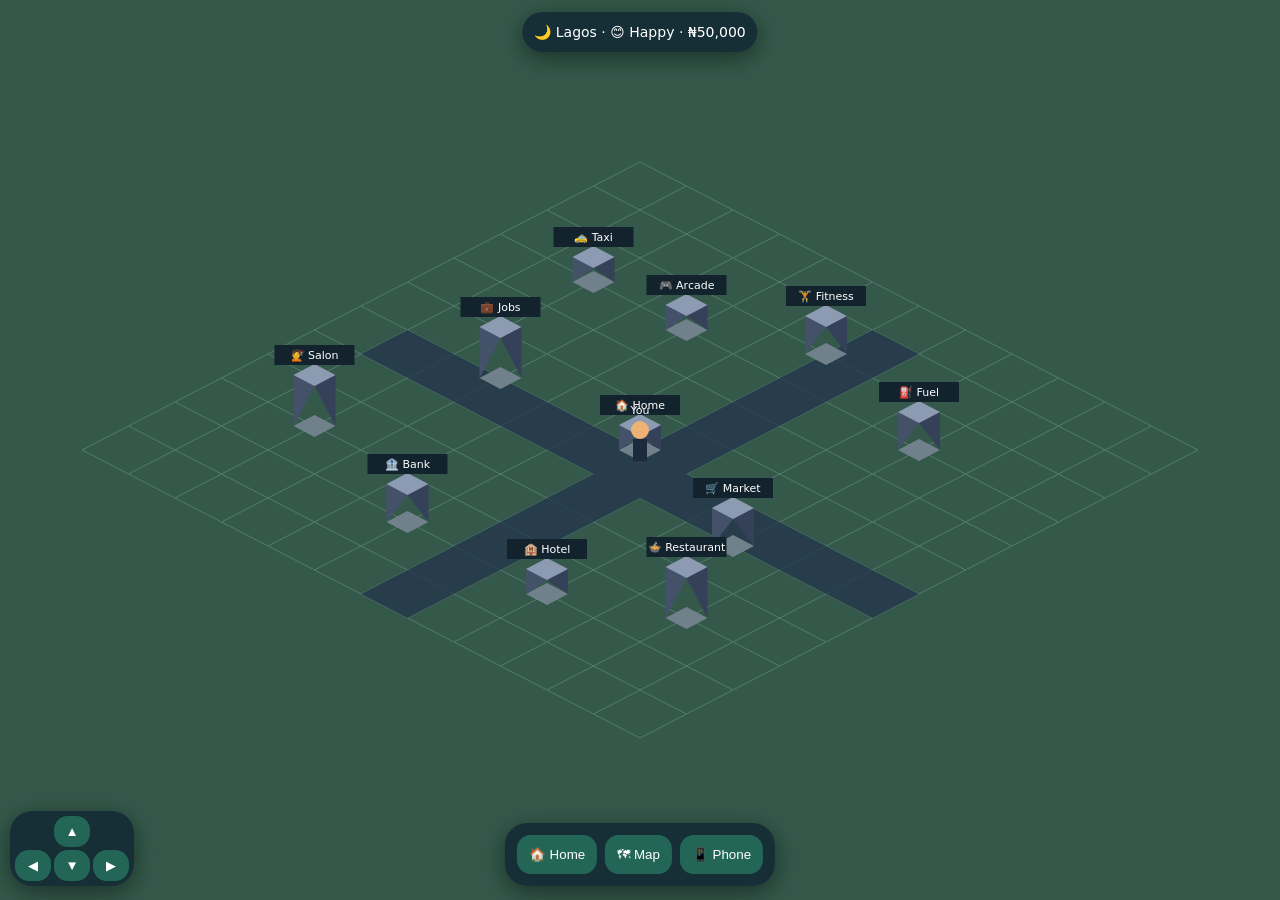
<file: cityverse-lagos/index.html>
<!doctype html><html lang="en"><meta charset="utf-8"><meta name="viewport" content="width=device-width,initial-scale=1"><title>CityVerse Lagos</title><style>body{margin:0;background:#10212b;color:white;font:14px system-ui;overflow:hidden}canvas{display:block;width:100vw;height:100vh}header,nav,.phone,.controls{position:absolute;background:#142b36e9;border-radius:22px;padding:12px;box-shadow:0 6px 25px #0007}header{top:12px;left:50%;transform:translateX(-50%);white-space:nowrap}nav{bottom:14px;left:50%;transform:translateX(-50%);display:flex;gap:8px}button{border:0;background:#236657;color:white;border-radius:14px;padding:12px;cursor:pointer}.controls{bottom:14px;left:10px;display:grid;grid-template-columns:repeat(3,36px);gap:3px;padding:5px}.controls button{padding:8px}.phone{display:none;right:12px;bottom:85px;width:260px;height:390px;overflow:auto;border:4px solid #c2a55d;background:linear-gradient(#07604a,#16a47a)}.apps{display:grid;grid-template-columns:repeat(3,1fr);gap:8px}.apps button{min-height:65px;background:#ffffff30}.notice{position:absolute;bottom:100px;left:50%;transform:translateX(-50%);background:#182c39;border-radius:20px;padding:12px;display:none}</style><header>🌙 Lagos · 😊 Happy · ₦<span id="cash">50,000</span></header><canvas id="map"></canvas><div id="notice" class="notice"></div><nav><button onclick="goHome()">🏠 Home</button><button onclick="draw()">🗺 Map</button><button onclick="togglePhone()">📱 Phone</button></nav><div class="controls"><span></span><button onclick="move(0,-1)">▲</button><span></span><button onclick="move(-1,0)">◀</button><button onclick="move(0,1)">▼</button><button onclick="move(1,0)">▶</button></div><div id="phone" class="phone"><h2>📱 CityVerse</h2><p>Your Lagos life, your story.</p><div class="apps" id="apps"></div><p id="details"></p></div><script>const canvas=document.getElementById('map'),ctx=canvas.getContext('2d'),phone=document.getElementById('phone'),cashEl=document.getElementById('cash');let px=0,py=0,money=50000;const places=[['🏠','Home',0,0],['🛒','Market',3,1],['💼','Jobs',-3,0],['🎮','Arcade',-2,-3],['⛽','Fuel',3,-3],['💇','Salon',-4,3],['🏨','Hotel',2,4],['🏦','Bank',-1,4],['🍲','Restaurant',4,3],['🚕','Taxi',-4,-3],['🏋️','Fitness',0,-4]];const appNames=['💼 Jobs','💬 Messages','🎮 Games','🛍 Shop','🏦 Bank','🚗 Cars','🏠 Houses','🎫 Events','👥 Friends','⚙️ Settings'];document.getElementById('apps').innerHTML=appNames.map(a=>'<button onclick="openApp(this.textContent)">'+a+'</button>').join('');function openApp(a){let d=document.getElementById('details');d.textContent=a+' — demo';if(a.includes('Jobs'))d.innerHTML='<button onclick="money+=2500;update();alert(\'Delivery complete: +₦2,500\')">Complete delivery (+₦2,500)</button>';if(a.includes('Shop'))d.innerHTML='<button onclick="if(money>=500){money-=500;update();alert(\'Food purchased\')}">Buy food (₦500)</button>'}function update(){cashEl.textContent=money.toLocaleString()}function togglePhone(){phone.style.display=phone.style.display==='block'?'none':'block'}function toast(s){const e=document.getElementById('notice');e.textContent=s;e.style.display='block';setTimeout(()=>e.style.display='none',1700)}function iso(a,b){const scale=Math.min(innerWidth/11,innerHeight/12);return [innerWidth/2+(a-b)*scale*.62,innerHeight/2+(a+b)*scale*.32]}function polygon(p,color){ctx.fillStyle=color;ctx.beginPath();ctx.moveTo(...p[0]);p.slice(1).forEach(q=>ctx.lineTo(...q));ctx.closePath();ctx.fill()}function draw(){canvas.width=innerWidth*devicePixelRatio;canvas.height=innerHeight*devicePixelRatio;ctx.setTransform(devicePixelRatio,0,0,devicePixelRatio,0,0);ctx.fillStyle='#34594b';ctx.fillRect(0,0,innerWidth,innerHeight);for(let i=-6;i<=6;i++){for(let axis=0;axis<2;axis++){const a=axis?iso(-6,i):iso(i,-6),b=axis?iso(6,i):iso(i,6);ctx.strokeStyle='#557b6c';ctx.beginPath();ctx.moveTo(...a);ctx.lineTo(...b);ctx.stroke()}}for(let i=-5;i<=5;i++){for(const [a,b] of [[i,0],[0,i]]){const p=iso(a,b),q=iso(a+1,b),r=iso(a+1,b+1),s=iso(a,b+1);polygon([p,q,r,s],'#273d4c')}}places.forEach(([emoji,name,a,b],i)=>{const [sx,sy]=iso(a,b),h=25+(i%3)*13;polygon([[sx-21,sy],[sx,sy-11],[sx+21,sy],[sx,sy+11]],'#71818b');polygon([[sx-21,sy-h],[sx,sy-11-h],[sx,sy+11-h],[sx-21,sy]],'#445269');polygon([[sx,sy-11-h],[sx+21,sy-h],[sx+21,sy],[sx,sy+11-h]],'#354158');polygon([[sx-21,sy-h],[sx,sy-11-h],[sx+21,sy-h],[sx,sy+11-h]],'#8c9bb1');ctx.font='11px system-ui';ctx.textAlign='center';ctx.fillStyle='#12232d';ctx.fillRect(sx-40,sy-h-30,80,20);ctx.fillStyle='white';ctx.fillText(emoji+' '+name,sx,sy-h-16)});const [ax,ay]=iso(px,py);ctx.fillStyle='#eeb274';ctx.beginPath();ctx.arc(ax,ay-20,9,0,Math.PI*2);ctx.fill();ctx.fillStyle='#1d293d';ctx.fillRect(ax-7,ay-11,14,22);ctx.fillStyle='white';ctx.fillText('You',ax,ay-36)}function move(a,b){px=Math.max(-5,Math.min(5,px+a));py=Math.max(-5,Math.min(5,py+b));draw();const p=places.find(q=>q[2]===px&&q[3]===py);if(p)toast('Arrived at '+p[1])}function goHome(){px=0;py=0;draw();toast('Welcome home!')}addEventListener('resize',draw);addEventListener('keydown',e=>{if(['ArrowUp','w'].includes(e.key))move(0,-1);if(['ArrowDown','s'].includes(e.key))move(0,1);if(['ArrowLeft','a'].includes(e.key))move(-1,0);if(['ArrowRight','d'].includes(e.key))move(1,0)});draw();</script></html>
</file>
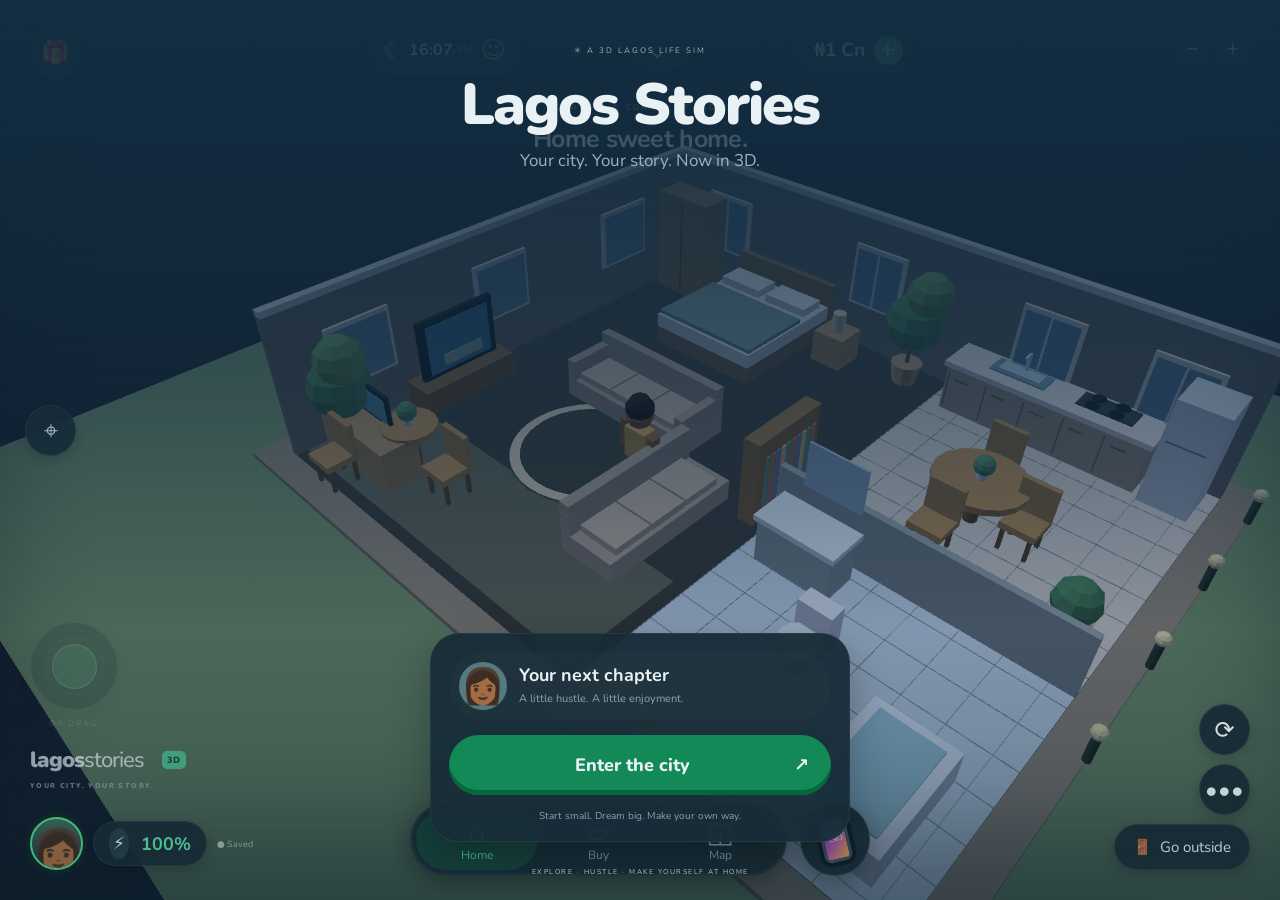
<file: lagos-stories/index.html>
<!doctype html><html lang="en"><head><meta charset="UTF-8"><meta name="viewport" content="width=device-width,initial-scale=1,viewport-fit=cover"><meta name="theme-color" content="#142839"><title>Lagos Stories 3D — Your city, your story</title><meta name="description" content="Explore Lagos, build your home, and make your own way in an interactive life simulator."><link rel="stylesheet" href="style.css?v=4"></head><body><main id="game"><canvas id="world" aria-label="Interactive 3D home and Lagos city. Use WASD or arrow keys to move, drag to look, and E to interact."></canvas><div class="scene-vignette"></div><div id="map-labels" aria-label="City destinations"></div><div class="hud"><button id="clock" class="pill" aria-label="Switch day and night"><span id="moon">☾</span> <b id="time">10:28</b><small>PM</small><span class="mood">☺</span></button><button id="overview" class="pill compact" aria-label="Toggle home overview">⌄</button><button id="wallet" class="pill"><b id="cash">₦15K</b><span class="plus">+</span></button></div><div class="quick-hud"><button class="circle gift" id="gift" aria-label="Daily reward">🎁</button><button class="pill streak" id="daily"><span>☀ <b id="day">1</b></span><span>🔥 <b id="streak">0</b></span></button><button class="circle diamond" id="goals" aria-label="View milestone">💎</button><button class="pill goal-pill" id="goal"><span>₦</span><b id="goal-progress">0/5</b></button></div><div class="city-banner" id="city-banner" hidden>🏛 CITY GIST <span>A new day. Another chance to make your mark.</span></div><div class="scene-title" id="scene-title"><span>YOUR LITTLE CORNER OF LAGOS</span><h1>Home sweet home.</h1></div><button class="side-control circle" id="zoom" aria-label="Zoom into room">⌖</button><button id="room-action" class="room-action" aria-label="Interact with home">🔧</button><div class="right-controls"><button class="circle" id="rotate" aria-label="Rotate view">⟳</button><button class="circle" id="more" aria-label="More actions">•••</button><button class="pill outside" id="outside">🚪 <span>Go outside</span></button></div><div class="player-status"><button class="portrait" id="profile" aria-label="Edit character"><span id="avatar">👩🏾</span></button><button class="pill energy" id="status"><span>⚡</span><b id="energy">100%</b><i></i></button><span class="save-indicator">● Saved</span></div><div class="bottom-bar"><nav aria-label="Game navigation"><button class="active" data-tab="home"><span>⌂</span>Home</button><button data-tab="buy"><span>▱</span>Buy</button><button data-tab="map"><span>◫</span>Map</button></nav><button id="phone-open" class="phone-launch" aria-label="Open phone"><span>▰<i>☏</i></span></button></div><div class="desktop-brand">lagos<span>stories</span><small>YOUR CITY. YOUR STORY.</small></div><div class="view-tools"><button id="zoom-out" aria-label="Zoom out">−</button><button id="zoom-in" aria-label="Zoom in">+</button></div><div id="welcome"><div class="welcome-heading"><div class="brand-kicker">✳ A 3D LAGOS LIFE SIM</div><h1>Lagos Stories</h1><p>Your city. Your story. Now in 3D.</p></div><div class="continue-card"><div class="welcome-player"><span class="welcome-avatar">👩🏾</span><div><strong id="welcome-name">Your next chapter</strong><p id="welcome-detail">A little hustle. A little enjoyment.</p></div></div><button id="continue">Enter the city <span>↗</span></button><small>Start small. Dream big. Make your own way.</small></div><div class="welcome-footer">EXPLORE · HUSTLE · MAKE YOURSELF AT HOME</div></div></main><div id="phone-overlay" hidden><button id="phone-close" class="pill">× Close</button><section class="phone" aria-label="In-game phone"><div class="phone-status"><span id="phone-mini-time">10:28 PM</span><i></i><span>••• 4G ▰</span></div><div class="phone-content"><h2 id="phone-time">10:28</h2><p id="phone-date">Monday · Lagos</p><button class="day-toggle" id="phone-theme">☀ Day mode</button><button class="phone-event" id="phone-milestone"><span>🎁</span><div><b>Your first big break</b><small>Join the ₦50K club · Keep making moves</small></div><strong>↗</strong></button><div class="apps"><button data-app="jobs"><i class="app-green">💼</i>Jobs</button><button data-app="journal"><i class="app-blue">💬</i>My story</button><button data-app="games"><i class="app-green">🎱</i>Games</button><button data-app="help"><i class="app-teal">🎧</i>Help</button><button data-app="food"><i class="app-white">🍲</i>Chop food</button><button data-app="home"><i class="app-black">🏡</i>My home</button><button data-app="map"><i class="app-teal">🗺</i>Explore</button><button data-app="status"><i class="app-blue">💚</i>Wellness</button><button data-app="goals"><i class="app-white">💎</i>Milestones</button><button data-app="buy"><i class="app-black">🛋</i>Furniture</button><button data-app="rest"><i class="app-yellow">🌙</i>Rest</button><button data-app="profile"><i class="app-green">👤</i>Profile</button></div><div class="apps extra-apps"><button data-app="bank"><i class="app-blue">🏦</i>Bank</button><button data-app="business"><i class="app-green">🏪</i>Businesses</button><button data-app="trades"><i class="app-yellow">🔧</i>Trade jobs</button><button data-app="wallet"><i class="app-teal">💰</i>Wallet</button></div><div class="phone-dock"><button data-app="jobs" aria-label="Jobs">💼</button><button data-app="food" aria-label="Food">🍲</button><button data-app="goals" aria-label="Goals">💡</button><button data-app="help" aria-label="Help">🎓</button></div></div><div class="phone-home-indicator"></div></section></div><dialog id="sheet"><button class="sheet-close" aria-label="Close dialog">×</button><div class="sheet-handle"></div><div id="sheet-content"></div></dialog><div id="toast" role="status"></div><script src="world.js?v=4"></script><script src="game.js?v=4"></script></body></html>
</file>
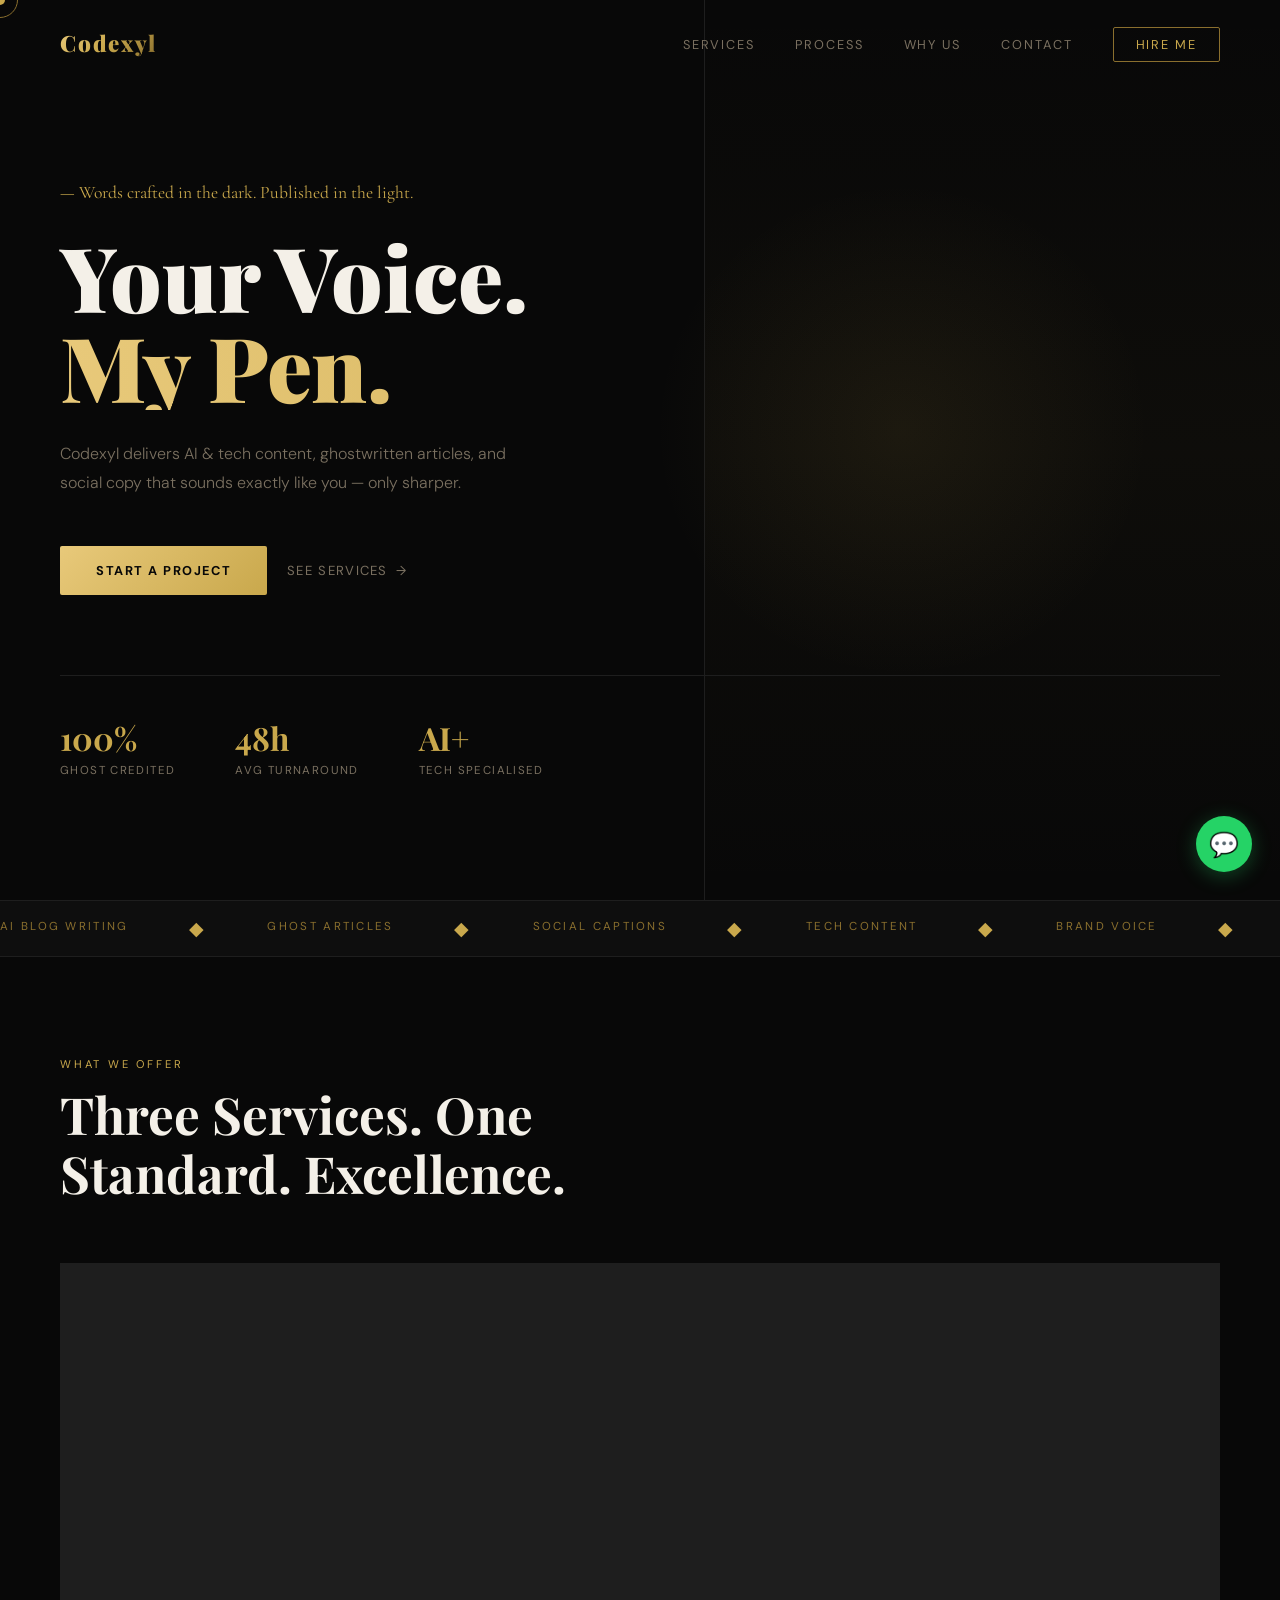
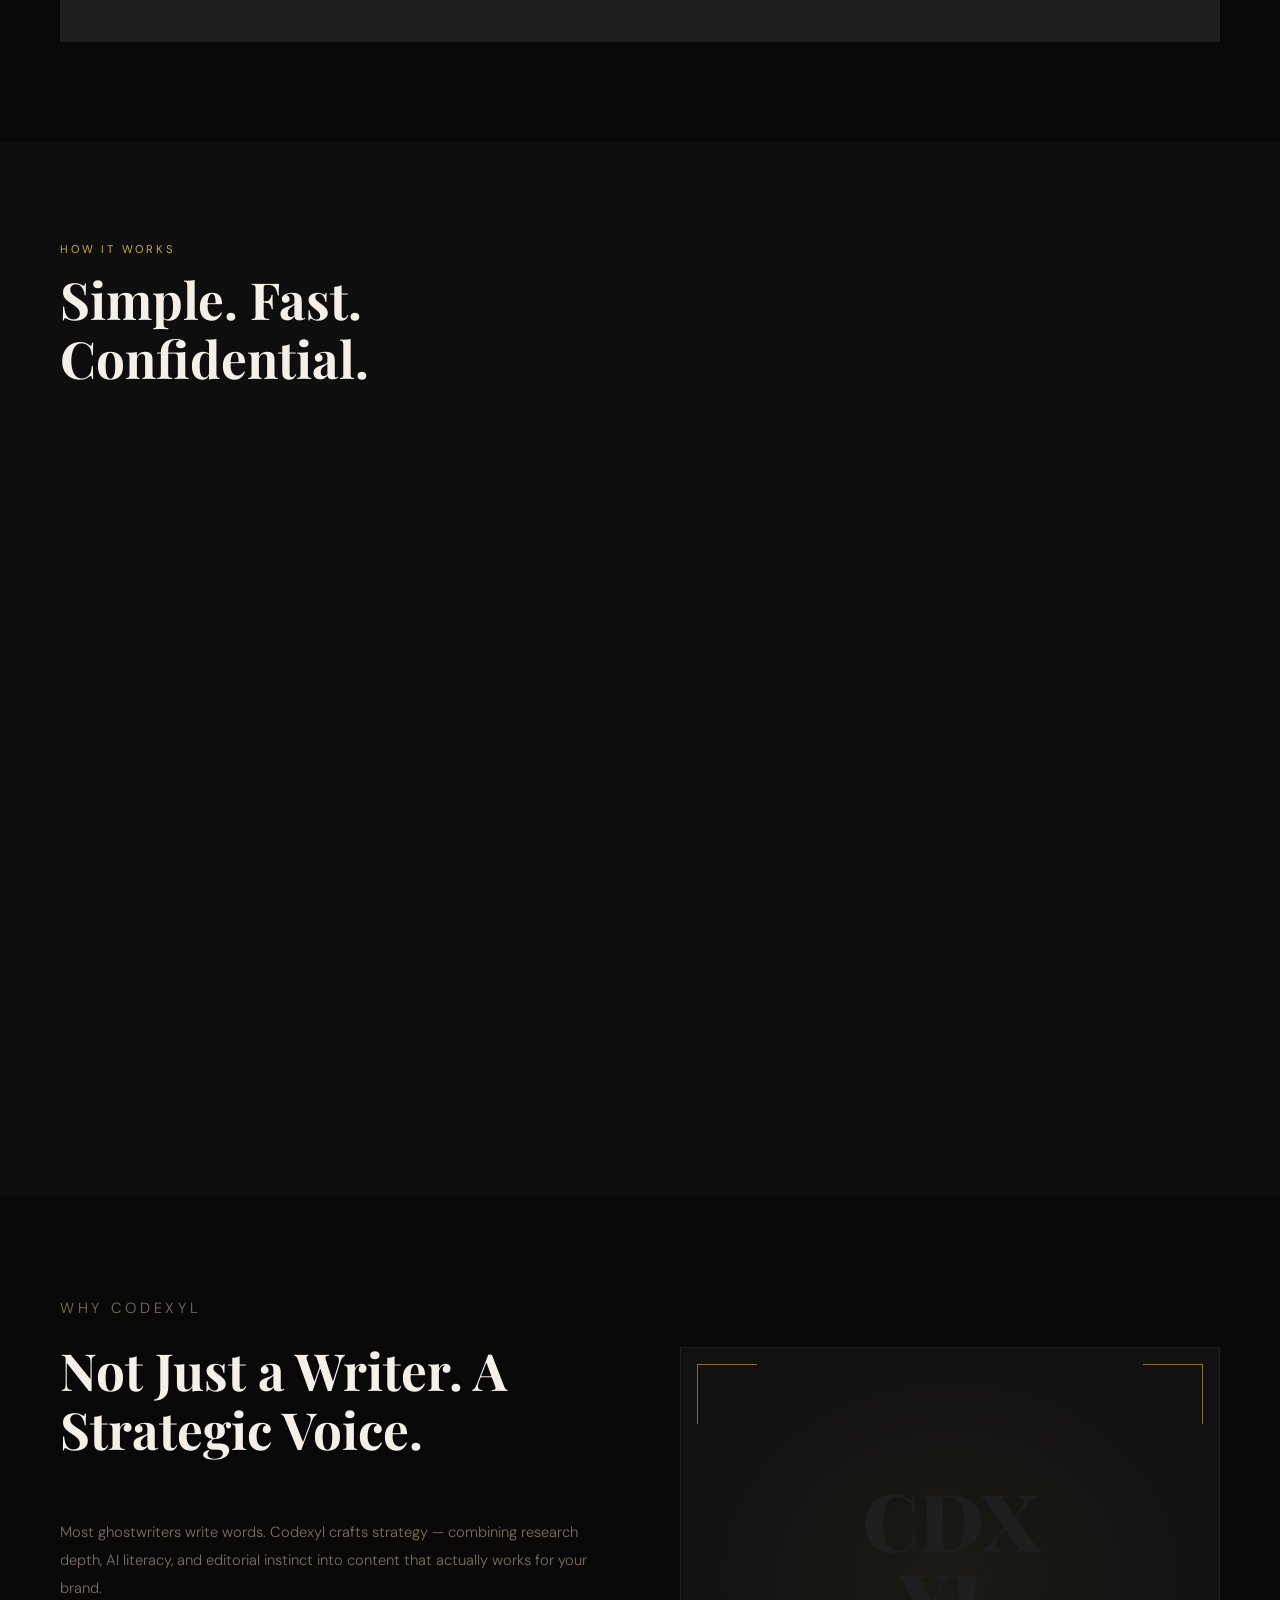
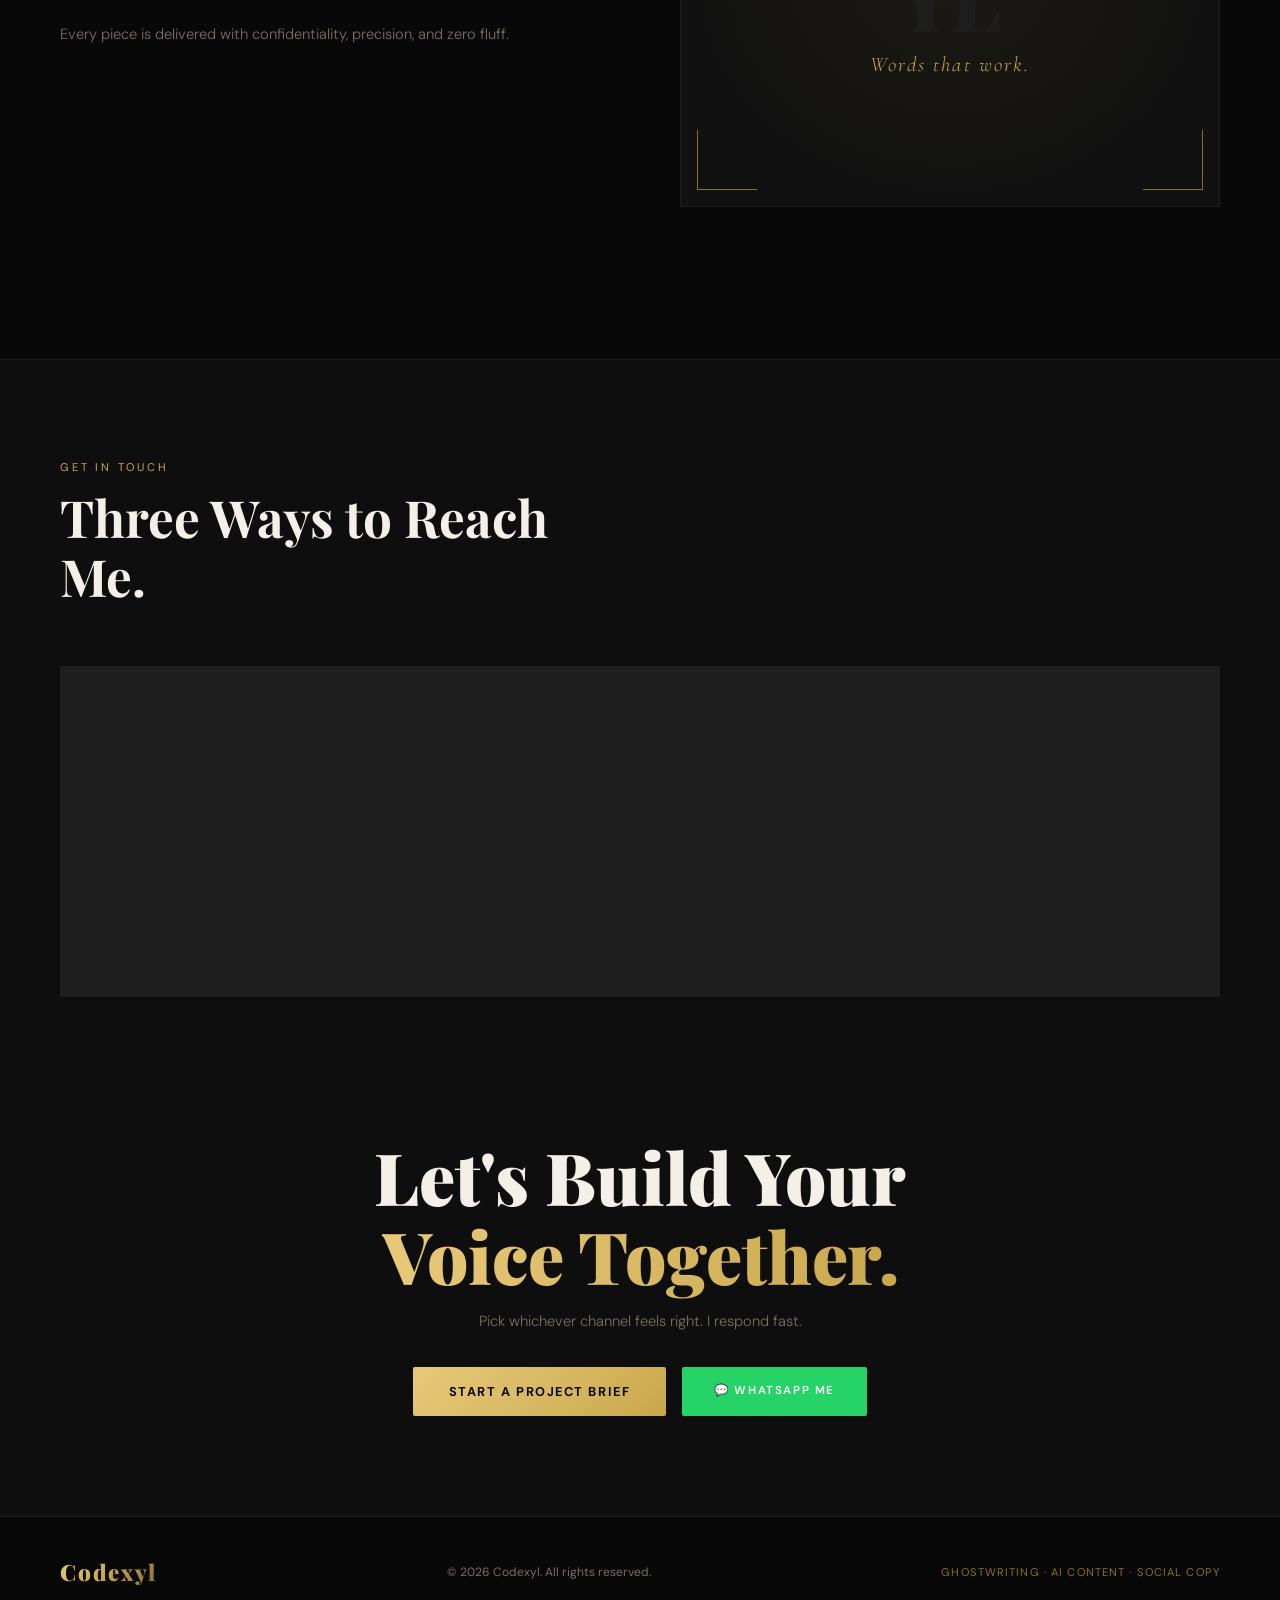
<file: codexyl.html>
<!DOCTYPE html>
<html lang="en">
<head>
<meta charset="UTF-8"/>
<meta name="viewport" content="width=device-width, initial-scale=1.0"/>
<title>Codexyl — Words That Work</title>
<link href="https://fonts.googleapis.com/css2?family=Playfair+Display:wght@400;700;900&family=DM+Sans:wght@300;400;500&family=Cormorant+Garamond:ital,wght@1,300&display=swap" rel="stylesheet"/>
<style>
*,*::before,*::after{margin:0;padding:0;box-sizing:border-box;}
:root{
  --black:#080808;--deep:#0e0e0e;--card:#111111;--border:#1e1e1e;
  --gold:#c9a84c;--gold-light:#e8c97a;--gold-dim:#8a6f2e;
  --white:#f4f0e8;--muted:#7a7060;
  --ff-display:'Playfair Display',serif;
  --ff-body:'DM Sans',sans-serif;
  --ff-italic:'Cormorant Garamond',serif;
}
html{scroll-behavior:smooth;}
body{background:var(--black);color:var(--white);font-family:var(--ff-body);overflow-x:hidden;cursor:none;}
.cursor{width:10px;height:10px;background:var(--gold);border-radius:50%;position:fixed;pointer-events:none;z-index:9999;transform:translate(-50%,-50%);transition:width .3s,height .3s;}
.cursor-ring{width:36px;height:36px;border:1px solid var(--gold-dim);border-radius:50%;position:fixed;pointer-events:none;z-index:9998;transform:translate(-50%,-50%);transition:all .15s ease;}
body::before{content:'';position:fixed;inset:0;background-image:url("data:image/svg+xml,%3Csvg viewBox='0 0 256 256' xmlns='http://www.w3.org/2000/svg'%3E%3Cfilter id='n'%3E%3CfeTurbulence type='fractalNoise' baseFrequency='0.9' numOctaves='4' stitchTiles='stitch'/%3E%3C/filter%3E%3Crect width='100%25' height='100%25' filter='url(%23n)' opacity='0.04'/%3E%3C/svg%3E");opacity:.035;pointer-events:none;z-index:1000;}
nav{display:flex;justify-content:space-between;align-items:center;padding:28px 60px;position:fixed;top:0;left:0;right:0;z-index:200;border-bottom:1px solid transparent;transition:border-color .4s,background .4s;}
nav.scrolled{background:rgba(8,8,8,.93);border-bottom-color:var(--border);backdrop-filter:blur(12px);}
.nav-logo{font-family:var(--ff-display);font-size:1.4rem;font-weight:900;letter-spacing:.08em;background:linear-gradient(135deg,var(--gold-light),var(--gold),var(--gold-dim));-webkit-background-clip:text;-webkit-text-fill-color:transparent;background-clip:text;}
.nav-links{display:flex;gap:40px;list-style:none;}
.nav-links a{color:var(--muted);text-decoration:none;font-size:.8rem;letter-spacing:.15em;text-transform:uppercase;transition:color .3s;cursor:none;}
.nav-links a:hover{color:var(--gold);}
.nav-cta{border:1px solid var(--gold-dim);color:var(--gold)!important;padding:8px 22px;border-radius:2px;transition:background .3s!important;}
.nav-cta:hover{background:var(--gold)!important;color:var(--black)!important;-webkit-text-fill-color:var(--black)!important;}
.hero{min-height:100vh;display:flex;flex-direction:column;justify-content:center;padding:140px 60px 80px;position:relative;overflow:hidden;}
.hero-bg-line{position:absolute;right:0;top:0;bottom:0;width:45%;border-left:1px solid var(--border);background:linear-gradient(180deg,transparent,rgba(201,168,76,.03) 50%,transparent);}
.hero-orb{position:absolute;width:500px;height:500px;border-radius:50%;background:radial-gradient(circle,rgba(201,168,76,.08),transparent 70%);right:10%;top:20%;animation:pulse 6s ease-in-out infinite;}
@keyframes pulse{0%,100%{transform:scale(1);}50%{transform:scale(1.08);opacity:.7;}}
.hero-tag{font-family:var(--ff-italic);font-size:1.1rem;color:var(--gold);margin-bottom:28px;opacity:0;animation:fadeUp .8s ease forwards .2s;}
.hero-title{font-family:var(--ff-display);font-size:clamp(3.2rem,7vw,6.5rem);font-weight:900;line-height:1.0;margin-bottom:30px;opacity:0;animation:fadeUp .9s ease forwards .4s;}
.hero-title .gold-text{display:block;background:linear-gradient(90deg,var(--gold-light),var(--gold));-webkit-background-clip:text;-webkit-text-fill-color:transparent;background-clip:text;}
.hero-sub{max-width:480px;font-size:1rem;color:var(--muted);line-height:1.8;margin-bottom:48px;font-weight:300;opacity:0;animation:fadeUp 1s ease forwards .6s;}
.hero-actions{display:flex;gap:20px;align-items:center;flex-wrap:wrap;opacity:0;animation:fadeUp 1s ease forwards .8s;}
.btn-primary{background:linear-gradient(135deg,var(--gold-light),var(--gold));color:var(--black);font-weight:700;font-size:.8rem;letter-spacing:.12em;text-transform:uppercase;padding:16px 36px;border:none;border-radius:2px;cursor:none;text-decoration:none;transition:opacity .3s,transform .3s;display:inline-block;font-family:var(--ff-body);}
.btn-primary:hover{opacity:.85;transform:translateY(-2px);}
.btn-ghost{color:var(--muted);font-size:.82rem;letter-spacing:.1em;text-transform:uppercase;text-decoration:none;transition:color .3s;display:flex;align-items:center;gap:8px;cursor:none;background:none;border:none;font-family:var(--ff-body);}
.btn-ghost:hover{color:var(--white);}
.btn-ghost::after{content:'→';transition:transform .3s;}
.btn-ghost:hover::after{transform:translateX(4px);}
.hero-stats{display:flex;gap:60px;margin-top:80px;padding-top:40px;border-top:1px solid var(--border);opacity:0;animation:fadeUp 1s ease forwards 1.1s;flex-wrap:wrap;}
.stat-num{font-family:var(--ff-display);font-size:2rem;font-weight:700;color:var(--gold);}
.stat-label{font-size:.72rem;color:var(--muted);letter-spacing:.12em;text-transform:uppercase;margin-top:4px;}
@keyframes fadeUp{from{opacity:0;transform:translateY(28px);}to{opacity:1;transform:translateY(0);}}
.marquee-wrap{border-top:1px solid var(--border);border-bottom:1px solid var(--border);padding:18px 0;overflow:hidden;background:var(--deep);}
.marquee-track{display:flex;gap:60px;white-space:nowrap;animation:marquee 22s linear infinite;}
.marquee-track span{font-size:.72rem;letter-spacing:.2em;text-transform:uppercase;color:var(--gold-dim);}
.marquee-track span.dot{color:var(--gold);font-size:1.2rem;line-height:1;}
@keyframes marquee{from{transform:translateX(0);}to{transform:translateX(-50%);}}
section{padding:100px 60px;}
.section-label{font-size:.7rem;letter-spacing:.25em;text-transform:uppercase;color:var(--gold);margin-bottom:14px;}
.section-title{font-family:var(--ff-display);font-size:clamp(2rem,4vw,3.2rem);font-weight:700;line-height:1.15;margin-bottom:60px;max-width:560px;}
.services-grid{display:grid;grid-template-columns:repeat(3,1fr);gap:1px;background:var(--border);border:1px solid var(--border);}
.service-card{background:var(--card);padding:48px 36px;position:relative;overflow:hidden;transition:background .4s;}
.service-card::before{content:'';position:absolute;top:0;left:0;right:0;height:2px;background:linear-gradient(90deg,transparent,var(--gold),transparent);transform:scaleX(0);transition:transform .4s;}
.service-card:hover{background:#141414;}
.service-card:hover::before{transform:scaleX(1);}
.service-num{font-family:var(--ff-display);font-size:3.5rem;font-weight:900;color:var(--border);position:absolute;top:20px;right:24px;line-height:1;transition:color .4s;}
.service-card:hover .service-num{color:rgba(201,168,76,.08);}
.service-icon{width:44px;height:44px;border:1px solid var(--gold-dim);border-radius:50%;display:flex;align-items:center;justify-content:center;margin-bottom:28px;font-size:1.2rem;}
.service-card h3{font-family:var(--ff-display);font-size:1.25rem;font-weight:700;margin-bottom:14px;}
.service-card p{font-size:.88rem;color:var(--muted);line-height:1.75;font-weight:300;}
.service-tag{display:inline-block;margin-top:20px;font-size:.68rem;letter-spacing:.15em;text-transform:uppercase;color:var(--gold);border-bottom:1px solid var(--gold-dim);padding-bottom:2px;}
.service-hire-btn{display:block;width:100%;margin-top:18px;background:transparent;border:1px solid var(--border);color:var(--muted);font-size:.72rem;letter-spacing:.12em;text-transform:uppercase;padding:11px 18px;cursor:none;transition:border-color .3s,color .3s;font-family:var(--ff-body);text-align:left;}
.service-hire-btn:hover{border-color:var(--gold-dim);color:var(--gold);}
.process{background:var(--deep);}
.process-steps{display:flex;flex-direction:column;max-width:780px;}
.process-step{display:grid;grid-template-columns:80px 1fr;gap:32px;padding:40px 0;border-bottom:1px solid var(--border);align-items:start;}
.step-num{font-family:var(--ff-display);font-size:3rem;font-weight:900;color:var(--border);line-height:1;transition:color .4s;}
.process-step:hover .step-num{color:var(--gold-dim);}
.step-content h4{font-family:var(--ff-display);font-size:1.2rem;margin-bottom:10px;margin-top:8px;}
.step-content p{font-size:.88rem;color:var(--muted);line-height:1.75;font-weight:300;}
.why-grid{display:grid;grid-template-columns:1fr 1fr;gap:80px;align-items:center;}
.why-text p{font-size:.92rem;color:var(--muted);line-height:1.9;font-weight:300;margin-bottom:18px;}
.why-points{display:flex;flex-direction:column;gap:20px;margin-top:40px;}
.why-point{display:flex;align-items:center;gap:16px;font-size:.88rem;}
.why-point::before{content:'◆';color:var(--gold);font-size:.5rem;flex-shrink:0;}
.why-visual{position:relative;height:460px;border:1px solid var(--border);background:var(--card);display:flex;align-items:center;justify-content:center;overflow:hidden;}
.why-visual::before{content:'';position:absolute;inset:0;background:radial-gradient(ellipse at center,rgba(201,168,76,.06),transparent 70%);}
.why-visual-text{font-family:var(--ff-display);font-size:5rem;font-weight:900;color:var(--border);text-align:center;line-height:1;z-index:1;}
.why-visual-text em{display:block;font-family:var(--ff-italic);font-style:italic;font-size:1.3rem;color:var(--gold);font-weight:300;margin-top:16px;letter-spacing:.1em;}
.corner{position:absolute;width:60px;height:60px;border-color:var(--gold-dim);border-style:solid;border-width:0;}
.corner.tl{top:16px;left:16px;border-top-width:1px;border-left-width:1px;}
.corner.tr{top:16px;right:16px;border-top-width:1px;border-right-width:1px;}
.corner.bl{bottom:16px;left:16px;border-bottom-width:1px;border-left-width:1px;}
.corner.br{bottom:16px;right:16px;border-bottom-width:1px;border-right-width:1px;}
.contact-section{background:var(--deep);border-top:1px solid var(--border);}
.channels{display:grid;grid-template-columns:repeat(3,1fr);gap:1px;background:var(--border);border:1px solid var(--border);margin-bottom:80px;}
.ch-card{background:var(--card);padding:44px 32px;text-align:center;transition:background .3s;position:relative;overflow:hidden;}
.ch-card::after{content:'';position:absolute;bottom:0;left:0;right:0;height:2px;background:linear-gradient(90deg,transparent,var(--gold),transparent);transform:scaleX(0);transition:transform .4s;}
.ch-card:hover{background:#131313;}
.ch-card:hover::after{transform:scaleX(1);}
.ch-icon{font-size:2.2rem;margin-bottom:20px;display:block;}
.ch-card h4{font-family:var(--ff-display);font-size:1.15rem;margin-bottom:12px;}
.ch-card p{font-size:.82rem;color:var(--muted);line-height:1.7;margin-bottom:28px;}
.ch-btn{display:inline-block;padding:13px 30px;font-size:.72rem;letter-spacing:.14em;text-transform:uppercase;text-decoration:none;border-radius:2px;cursor:none;transition:opacity .3s,transform .3s;font-family:var(--ff-body);font-weight:600;border:none;}
.ch-btn:hover{opacity:.85;transform:translateY(-1px);}
.ch-btn.gold{background:linear-gradient(135deg,var(--gold-light),var(--gold));color:var(--black);}
.ch-btn.wa{background:#25D366;color:#fff;}
.ch-btn.outline{border:1px solid var(--gold-dim);color:var(--gold);background:transparent;}
.ch-btn.outline:hover{background:var(--gold);color:var(--black);}
.cta-wrap{text-align:center;padding:60px 0 0;}
.cta-big{font-family:var(--ff-display);font-size:clamp(2.5rem,6vw,4.5rem);font-weight:900;line-height:1.1;margin-bottom:16px;}
.cta-big span{background:linear-gradient(90deg,var(--gold-light),var(--gold));-webkit-background-clip:text;-webkit-text-fill-color:transparent;background-clip:text;}
.cta-sub{font-size:.92rem;color:var(--muted);margin-bottom:36px;font-weight:300;}
.cta-btns{display:flex;gap:16px;justify-content:center;flex-wrap:wrap;}
.wa-float{position:fixed;bottom:28px;right:28px;z-index:300;width:56px;height:56px;background:#25D366;border-radius:50%;display:flex;align-items:center;justify-content:center;font-size:1.5rem;text-decoration:none;box-shadow:0 4px 20px rgba(37,211,102,.3);animation:waPulse 3s ease-in-out infinite;cursor:none;}
.wa-float:hover{transform:scale(1.1);}
@keyframes waPulse{0%,100%{box-shadow:0 4px 20px rgba(37,211,102,.3);}50%{box-shadow:0 4px 36px rgba(37,211,102,.5);}}
footer{padding:40px 60px;display:flex;justify-content:space-between;align-items:center;border-top:1px solid var(--border);}
footer p{font-size:.75rem;color:var(--muted);}

/* MODAL */
.overlay{position:fixed;inset:0;background:rgba(0,0,0,.87);z-index:500;display:flex;align-items:center;justify-content:center;opacity:0;visibility:hidden;transition:opacity .35s,visibility .35s;backdrop-filter:blur(10px);padding:20px;}
.overlay.open{opacity:1;visibility:visible;}
.modal{background:var(--deep);border:1px solid var(--border);width:100%;max-width:580px;max-height:92vh;overflow-y:auto;position:relative;transform:translateY(30px) scale(.97);transition:transform .35s ease;border-radius:2px;}
.overlay.open .modal{transform:none;}
.modal-head{padding:36px 40px 24px;border-bottom:1px solid var(--border);position:relative;}
.modal-head h3{font-family:var(--ff-display);font-size:1.65rem;font-weight:700;margin-bottom:6px;}
.modal-head p{font-size:.82rem;color:var(--muted);}
.modal-x{position:absolute;top:28px;right:32px;background:none;border:none;color:var(--muted);font-size:1.4rem;cursor:none;transition:color .3s;line-height:1;}
.modal-x:hover{color:var(--gold);}
.modal-body{padding:32px 40px 40px;}
.frow{display:grid;grid-template-columns:1fr 1fr;gap:16px;margin-bottom:16px;}
.fg{margin-bottom:16px;}
.fg label{display:block;font-size:.7rem;letter-spacing:.16em;text-transform:uppercase;color:var(--gold);margin-bottom:8px;}
.fg input,.fg select,.fg textarea{width:100%;background:var(--card);border:1px solid var(--border);color:var(--white);font-family:var(--ff-body);font-size:.88rem;padding:13px 16px;border-radius:2px;outline:none;transition:border-color .3s;}
.fg input:focus,.fg select:focus,.fg textarea:focus{border-color:var(--gold-dim);}
.fg textarea{resize:vertical;min-height:90px;line-height:1.6;}
.fg select option{background:var(--deep);}
.fsub{width:100%;padding:16px;background:linear-gradient(135deg,var(--gold-light),var(--gold));color:var(--black);font-family:var(--ff-body);font-size:.8rem;font-weight:700;letter-spacing:.14em;text-transform:uppercase;border:none;border-radius:2px;cursor:none;transition:opacity .3s,transform .3s;margin-top:8px;}
.fsub:hover{opacity:.85;transform:translateY(-1px);}
.fdiv{text-align:center;margin:24px 0;position:relative;}
.fdiv::before{content:'';position:absolute;top:50%;left:0;right:0;height:1px;background:var(--border);}
.fdiv span{background:var(--deep);padding:0 16px;font-size:.7rem;color:var(--muted);letter-spacing:.1em;text-transform:uppercase;position:relative;}
.fquick{display:grid;grid-template-columns:1fr 1fr;gap:12px;}
.fq-btn{display:flex;align-items:center;justify-content:center;gap:10px;padding:13px;border-radius:2px;font-size:.78rem;font-weight:600;letter-spacing:.08em;text-decoration:none;cursor:none;transition:opacity .3s;font-family:var(--ff-body);border:none;}
.fq-btn.wa{background:#25D366;color:#fff;}
.fq-btn.up{background:var(--card);border:1px solid var(--border);color:var(--gold);}
.fq-btn:hover{opacity:.85;}
.success{display:none;text-align:center;padding:40px 0;}
.success .check{font-size:3.5rem;color:var(--gold);margin-bottom:16px;}
.success h4{font-family:var(--ff-display);font-size:1.5rem;margin-bottom:10px;color:var(--gold);}
.success p{font-size:.88rem;color:var(--muted);line-height:1.7;}

@media(max-width:900px){
  nav{padding:22px 24px;}
  .nav-links{display:none;}
  section,.hero{padding:80px 24px;}
  .services-grid,.channels{grid-template-columns:1fr;}
  .why-grid{grid-template-columns:1fr;gap:40px;}
  .why-visual{height:240px;}
  footer{flex-direction:column;gap:12px;text-align:center;padding:32px 24px;}
  .hero-stats{gap:28px;}
  .frow,.fquick{grid-template-columns:1fr;}
  .modal-body,.modal-head{padding-left:22px;padding-right:22px;}
  .cta-btns{flex-direction:column;align-items:center;}
}
</style>
</head>
<body>

<div class="cursor" id="cursor"></div>
<div class="cursor-ring" id="cursorRing"></div>

<a class="wa-float" href="https://wa.me/2348065838887?text=Hi%20Codexyl%2C%20I%27d%20like%20to%20hire%20you%20for%20a%20writing%20project." target="_blank">💬</a>

<!-- NAV -->
<nav id="nav">
  <div class="nav-logo">Codexyl</div>
  <ul class="nav-links">
    <li><a href="#services">Services</a></li>
    <li><a href="#process">Process</a></li>
    <li><a href="#why">Why Us</a></li>
    <li><a href="#contact">Contact</a></li>
    <li><a href="#" class="nav-cta" onclick="openModal(event)">Hire Me</a></li>
  </ul>
</nav>

<!-- HERO -->
<section class="hero">
  <div class="hero-bg-line"></div>
  <div class="hero-orb"></div>
  <p class="hero-tag">— Words crafted in the dark. Published in the light.</p>
  <h1 class="hero-title">Your Voice.<br/><span class="gold-text">My Pen.</span></h1>
  <p class="hero-sub">Codexyl delivers AI & tech content, ghostwritten articles, and social copy that sounds exactly like you — only sharper.</p>
  <div class="hero-actions">
    <a href="#" class="btn-primary" onclick="openModal(event)">Start a Project</a>
    <button class="btn-ghost" onclick="scrollTo('services')">See Services</button>
  </div>
  <div class="hero-stats">
    <div><div class="stat-num">100%</div><div class="stat-label">Ghost Credited</div></div>
    <div><div class="stat-num">48h</div><div class="stat-label">Avg Turnaround</div></div>
    <div><div class="stat-num">AI+</div><div class="stat-label">Tech Specialised</div></div>
  </div>
</section>

<!-- MARQUEE -->
<div class="marquee-wrap">
  <div class="marquee-track">
    <span>AI Blog Writing</span><span class="dot">◆</span><span>Ghost Articles</span><span class="dot">◆</span><span>Social Captions</span><span class="dot">◆</span><span>Tech Content</span><span class="dot">◆</span><span>Brand Voice</span><span class="dot">◆</span><span>Anonymous Authorship</span><span class="dot">◆</span><span>Business Writing</span><span class="dot">◆</span><span>AI Blog Writing</span><span class="dot">◆</span><span>Ghost Articles</span><span class="dot">◆</span><span>Social Captions</span><span class="dot">◆</span><span>Tech Content</span><span class="dot">◆</span><span>Brand Voice</span><span class="dot">◆</span><span>Anonymous Authorship</span><span class="dot">◆</span><span>Business Writing</span><span class="dot">◆</span>
  </div>
</div>

<!-- SERVICES -->
<section id="services">
  <p class="section-label">What We Offer</p>
  <h2 class="section-title">Three Services. One Standard. Excellence.</h2>
  <div class="services-grid">
    <div class="service-card">
      <span class="service-num">01</span>
      <div class="service-icon">✦</div>
      <h3>AI & Tech Blog Posts</h3>
      <p>Deep-dive articles on artificial intelligence, emerging tech, software tools, and the digital future — written to rank, built to convert.</p>
      <span class="service-tag">From $15/article</span>
      <button class="service-hire-btn" onclick="openModal(event,'AI & Tech Blog Posts')">Request This Service →</button>
    </div>
    <div class="service-card">
      <span class="service-num">02</span>
      <div class="service-icon">◈</div>
      <h3>Ghostwritten Articles</h3>
      <p>Long-form business content, thought leadership, and branded articles published under your name. Your audience never knows I wrote it.</p>
      <span class="service-tag">From $20/article</span>
      <button class="service-hire-btn" onclick="openModal(event,'Ghostwritten Articles')">Request This Service →</button>
    </div>
    <div class="service-card">
      <span class="service-num">03</span>
      <div class="service-icon">❋</div>
      <h3>Social Media Captions</h3>
      <p>Scroll-stopping captions for Instagram, LinkedIn, X, and TikTok — voice-matched, hook-crafted, and engagement-optimised.</p>
      <span class="service-tag">From $5/caption pack</span>
      <button class="service-hire-btn" onclick="openModal(event,'Social Media Captions')">Request This Service →</button>
    </div>
  </div>
</section>

<!-- PROCESS -->
<section class="process" id="process">
  <p class="section-label">How It Works</p>
  <h2 class="section-title">Simple. Fast. Confidential.</h2>
  <div class="process-steps">
    <div class="process-step"><div class="step-num">01</div><div class="step-content"><h4>Brief Me</h4><p>Send your topic, target audience, tone, and any reference material. The more context, the sharper the output.</p></div></div>
    <div class="process-step"><div class="step-num">02</div><div class="step-content"><h4>I Research & Write</h4><p>I dive deep, find the angles, and craft content that sounds like your best self — polished and ready to publish.</p></div></div>
    <div class="process-step"><div class="step-num">03</div><div class="step-content"><h4>Review & Revise</h4><p>You review the draft. One free revision round included. We refine until it's exactly right.</p></div></div>
    <div class="process-step"><div class="step-num">04</div><div class="step-content"><h4>Deliver & Disappear</h4><p>Final content delivered. I stay silent — the work is yours, the credit is yours. No trails, no claims.</p></div></div>
  </div>
</section>

<!-- WHY -->
<section id="why">
  <div class="why-grid">
    <div class="why-text">
      <p class="section-label">Why Codexyl</p>
      <h2 class="section-title">Not Just a Writer. A Strategic Voice.</h2>
      <p>Most ghostwriters write words. Codexyl crafts strategy — combining research depth, AI literacy, and editorial instinct into content that actually works for your brand.</p>
      <p>Every piece is delivered with confidentiality, precision, and zero fluff.</p>
      <div class="why-points">
        <div class="why-point">AI & tech-native writing perspective</div>
        <div class="why-point">100% confidential — your name, your credit</div>
        <div class="why-point">Fast turnaround, clear communication</div>
        <div class="why-point">Revision-friendly, client-first process</div>
        <div class="why-point">Verified via Upwork & GitHub portfolio</div>
      </div>
    </div>
    <div class="why-visual">
      <div class="corner tl"></div><div class="corner tr"></div>
      <div class="corner bl"></div><div class="corner br"></div>
      <div class="why-visual-text">CDX<br/>YL<em>Words that work.</em></div>
    </div>
  </div>
</section>

<!-- CONTACT -->
<section class="contact-section" id="contact">
  <p class="section-label">Get In Touch</p>
  <h2 class="section-title">Three Ways to Reach Me.</h2>
  <div class="channels">
    <div class="ch-card">
      <span class="ch-icon">📋</span>
      <h4>Project Brief Form</h4>
      <p>Fill in your project details and I'll get back to you within 24 hours with a quote and timeline.</p>
      <button class="ch-btn gold" onclick="openModal(event)">Fill Brief Form</button>
    </div>
    <div class="ch-card">
      <span class="ch-icon">💬</span>
      <h4>WhatsApp Chat</h4>
      <p>Prefer to talk directly? Message me on WhatsApp and let's discuss your project in real time.</p>
      <a class="ch-btn wa" href="https://wa.me/2348065838887?text=Hi%20Codexyl%2C%20I%27d%20like%20to%20discuss%20a%20writing%20project." target="_blank">Chat on WhatsApp</a>
    </div>
    <div class="ch-card">
      <span class="ch-icon">🔗</span>
      <h4>Hire on Upwork</h4>
      <p>Find my verified profile on Upwork for secure contracts, payment protection, and full review history.</p>
      <a class="ch-btn outline" href="https://www.upwork.com/freelancers/~01e8a44e26a73f295d" target="_blank">View Upwork Profile</a>
    </div>
  </div>
  <div class="cta-wrap">
    <h2 class="cta-big">Let's Build Your<br/><span>Voice Together.</span></h2>
    <p class="cta-sub">Pick whichever channel feels right. I respond fast.</p>
    <div class="cta-btns">
      <button class="btn-primary" onclick="openModal(event)">Start a Project Brief</button>
      <a class="ch-btn wa" style="padding:16px 32px;border-radius:2px;" href="https://wa.me/2348065838887?text=Hi%20Codexyl%2C%20I%27m%20interested%20in%20your%20services." target="_blank">💬 WhatsApp Me</a>
    </div>
  </div>
</section>

<!-- FOOTER -->
<footer>
  <div class="nav-logo">Codexyl</div>
  <p>© 2026 Codexyl. All rights reserved.</p>
  <p style="color:var(--gold-dim);font-size:.7rem;letter-spacing:.1em;">GHOSTWRITING · AI CONTENT · SOCIAL COPY</p>
</footer>

<!-- MODAL -->
<div class="overlay" id="overlay" onclick="outsideClose(event)">
  <div class="modal" id="modal">
    <div class="modal-head">
      <h3>Start a Project</h3>
      <p>Fill in the details — I'll reply within 24 hours with a quote.</p>
      <button class="modal-x" onclick="closeModal()">✕</button>
    </div>
    <div class="modal-body">
      <div class="success" id="successBox">
        <div class="check">✦</div>
        <h4>Brief Sent!</h4>
        <p>Your email client will open to send the brief.<br/>I'll review and reply within 24 hours.</p>
      </div>
      <div id="formBox">
        <div class="frow">
          <div class="fg"><label>Your Name</label><input type="text" id="cName" placeholder="John Doe"/></div>
          <div class="fg"><label>Your Email</label><input type="email" id="cEmail" placeholder="you@email.com"/></div>
        </div>
        <div class="fg">
          <label>Service Needed</label>
          <select id="cService">
            <option value="">— Select a service —</option>
            <option>AI &amp; Tech Blog Posts</option>
            <option>Ghostwritten Articles</option>
            <option>Social Media Captions</option>
            <option>Other / Not Sure Yet</option>
          </select>
        </div>
        <div class="frow">
          <div class="fg">
            <label>Word Count / Volume</label>
            <select id="cWords">
              <option value="">— Select —</option>
              <option>Short (under 500 words)</option>
              <option>Medium (500–1,500 words)</option>
              <option>Long (1,500–3,000 words)</option>
              <option>Bulk / Ongoing</option>
            </select>
          </div>
          <div class="fg">
            <label>Your Budget (USD)</label>
            <select id="cBudget">
              <option value="">— Select —</option>
              <option>Under $20</option>
              <option>$20 – $50</option>
              <option>$50 – $100</option>
              <option>$100+</option>
              <option>Let's discuss</option>
            </select>
          </div>
        </div>
        <div class="fg"><label>Project Details</label><textarea id="cDetails" placeholder="Topic, audience, tone, deadline, or anything else I should know..."></textarea></div>
        <button class="fsub" onclick="submitForm()">Send My Brief →</button>
        <div class="fdiv"><span>or reach me directly</span></div>
        <div class="fquick">
          <a class="fq-btn wa" href="https://wa.me/2348065838887?text=Hi%20Codexyl%2C%20I%27d%20like%20to%20hire%20you." target="_blank">💬 WhatsApp</a>
          <a class="fq-btn up" href="https://www.upwork.com/freelancers/~01e8a44e26a73f295d" target="_blank">🔗 Upwork Profile</a>
        </div>
      </div>
    </div>
  </div>
</div>

<script>
// Cursor
const cur=document.getElementById('cursor'),ring=document.getElementById('cursorRing');
let mx=0,my=0,rx=0,ry=0;
document.addEventListener('mousemove',e=>{mx=e.clientX;my=e.clientY;cur.style.left=mx+'px';cur.style.top=my+'px';});
(function a(){rx+=(mx-rx)*.12;ry+=(my-ry)*.12;ring.style.left=rx+'px';ring.style.top=ry+'px';requestAnimationFrame(a);})();

// Nav scroll
window.addEventListener('scroll',()=>document.getElementById('nav').classList.toggle('scrolled',scrollY>60));

// Smooth scroll helper
function scrollTo(id){document.getElementById(id).scrollIntoView({behavior:'smooth'});}

// Scroll reveal
const obs=new IntersectionObserver(entries=>entries.forEach(e=>{if(e.isIntersecting){e.target.style.opacity='1';e.target.style.transform='translateY(0)';}}),{threshold:.08});
document.querySelectorAll('.service-card,.process-step,.why-point,.ch-card').forEach(el=>{el.style.opacity='0';el.style.transform='translateY(22px)';el.style.transition='opacity .6s ease,transform .6s ease';obs.observe(el);});

// Modal
function openModal(e,svc=''){
  e&&e.preventDefault();
  document.getElementById('overlay').classList.add('open');
  document.body.style.overflow='hidden';
  document.getElementById('successBox').style.display='none';
  document.getElementById('formBox').style.display='block';
  if(svc){
    const sel=document.getElementById('cService');
    [...sel.options].forEach(o=>{if(o.text===svc)sel.value=o.value||o.text;});
  }
}
function closeModal(){
  document.getElementById('overlay').classList.remove('open');
  document.body.style.overflow='';
}
function outsideClose(e){if(e.target===document.getElementById('overlay'))closeModal();}
document.addEventListener('keydown',e=>{if(e.key==='Escape')closeModal();});

// Submit
function submitForm(){
  const name=document.getElementById('cName').value.trim();
  const email=document.getElementById('cEmail').value.trim();
  const svc=document.getElementById('cService').value;
  if(!name||!email||!svc){alert('Please fill in your name, email, and the service you need.');return;}
  const sub=encodeURIComponent('Codexyl Project Brief — '+svc);
  const body=encodeURIComponent(
    'Name: '+name+'\nEmail: '+email+'\nService: '+svc+
    '\nWord Count: '+(document.getElementById('cWords').value||'Not specified')+
    '\nBudget: '+(document.getElementById('cBudget').value||'Not specified')+
    '\n\nProject Details:\n'+(document.getElementById('cDetails').value||'Not provided')
  );
  window.location.href='mailto:dimejiojoye32@gmail.com?subject='+sub+'&body='+body;
  document.getElementById('formBox').style.display='none';
  document.getElementById('successBox').style.display='block';
  setTimeout(closeModal,4500);
}
</script>
</body>
</html>
</file>
<file: lagos-stories/style.css>
@import url('https://fonts.googleapis.com/css2?family=Nunito:wght@500;600;700;800;900&display=swap');
:root{font-family:Nunito,system-ui,sans-serif;color:#e8f1f3;--mint:#46d8a1;--panel:#182c38;--edge:#ffffff13}*{box-sizing:border-box}body{margin:0;background:#112337;overflow:hidden}button,input{font:inherit}button{cursor:pointer;color:inherit;-webkit-tap-highlight-color:transparent}button:focus-visible{outline:3px solid #63e6b2;outline-offset:3px}button{touch-action:manipulation}#game{width:100%;height:100svh;min-height:380px;position:relative;overflow:hidden;background:radial-gradient(ellipse at 50% 40%,#243451,#10172e)}#world{width:100%;height:100%;display:block;touch-action:none;cursor:grab}#world:active{cursor:grabbing}.scene-vignette{position:absolute;inset:0;pointer-events:none;box-shadow:inset 0 -80px 110px #09122070}.pill,.circle{border:1px solid var(--edge);background:#182b36ed;box-shadow:0 4px 14px #0003;display:flex;align-items:center;justify-content:center}.pill{border-radius:35px;padding:9px 14px;gap:8px;font-size:17px;white-space:nowrap}.circle{border-radius:50%;width:51px;height:51px;font-size:23px}.hud{position:absolute;top:max(16px,env(safe-area-inset-top));left:18px;right:18px;display:flex;align-items:center;justify-content:space-between;z-index:3;pointer-events:none}.hud button{pointer-events:auto}#clock{padding:8px 12px;font-size:16px;gap:5px}#moon{font-size:23px;color:#b9a7fa}#clock b{font-weight:700}#clock small{font-size:10px;color:#8b9ca6}.mood{color:#49cc8d;font-size:24px;margin-left:3px}.compact{padding:3px 20px;font-size:24px;line-height:30px}.plus{background:#419363;border-radius:50%;width:29px;height:29px;font-size:26px;line-height:26px;margin:-3px -8px -3px 1px}#wallet{font-size:19px;padding-left:17px}.quick-hud{position:absolute;top:77px;left:17px;display:flex;align-items:center;gap:8px;z-index:2}.streak{gap:15px;font-size:13px;height:48px}.streak span:last-child{color:#ed8e52}.diamond{background:#4766a7;box-shadow:inset 0 0 0 6px #182a38;font-size:22px}.goal-pill{font-size:14px;gap:10px;height:47px}.goal-pill>span{background:#d49934;color:#382615;border-radius:50%;width:28px;height:28px;display:grid;place-items:center;font-weight:900;font-size:21px}.scene-title{position:absolute;top:155px;left:0;right:0;text-align:center;pointer-events:none;opacity:.8}.scene-title span{font-size:8px;letter-spacing:2.3px;color:#b0bfca}.scene-title h1{font-size:24px;font-weight:700;margin:6px 0;letter-spacing:-.7px}.city-banner{position:absolute;left:50%;transform:translateX(-50%);top:137px;z-index:2;background:#1b7b5eea;max-width:80%;border-radius:30px;padding:6px 12px;font-size:9px;white-space:nowrap;overflow:hidden;text-overflow:ellipsis}.city-banner span{margin-left:10px;opacity:.8}.side-control{position:absolute;top:38%;left:-12px;font-size:25px;z-index:2}.room-action{position:absolute;left:59%;top:53%;border:3px solid #e99e97;width:48px;height:48px;border-radius:50%;background:#f6f7ec;font-size:25px;box-shadow:0 0 0 6px #ffffff10,0 4px 15px #0003;z-index:2}.right-controls{position:absolute;right:17px;bottom:119px;display:flex;flex-direction:column;gap:9px;align-items:flex-end;z-index:3}.right-controls .circle{font-size:24px}.outside{font-size:15px;padding:12px 18px}.player-status{position:absolute;left:17px;bottom:112px;display:flex;gap:10px;align-items:center;z-index:3}.portrait{background:linear-gradient(#426959,#18313b);border:2px solid #50d894;box-shadow:0 0 0 4px #102e26a0;border-radius:50%;width:53px;height:53px;overflow:hidden;padding:0;display:grid;place-items:center}.portrait span{font-size:42px;transform:translateY(4px)}.energy{height:45px;font-size:18px;padding:7px 15px;gap:12px}.energy>span{background:#263e4b;border-radius:50%;padding:4px;font-size:17px}.energy b{color:#5ce0aa}.energy i{display:none}.save-indicator{font-size:9px;color:#a4b7b0;display:none}.bottom-bar{position:absolute;bottom:max(16px,env(safe-area-inset-bottom));left:20px;right:20px;display:flex;gap:13px;z-index:3;align-items:center}nav{display:flex;background:#182b37f5;box-shadow:0 5px 22px #0005,inset 0 0 0 2px #ffffff08;border:1px solid #41636a45;border-radius:50px;flex:1;padding:5px;height:73px}nav button{width:33.33%;border:0;border-radius:40px;background:none;display:flex;flex-direction:column;align-items:center;justify-content:center;gap:0;font-size:12px;color:#8ca1ad}nav button>span{font-size:29px;line-height:30px;font-family:system-ui}nav button.active{background:#17443f;color:var(--mint)}nav button:hover{background:#20473f80}.phone-launch{width:70px;height:73px;flex-shrink:0;border-radius:50%;border:1px solid var(--edge);background:#182b37f5;box-shadow:0 6px 20px #0004;display:grid;place-items:center}.phone-launch>span{background:linear-gradient(130deg,#6056c5,#b45cb9,#e6a046);height:45px;width:28px;display:block;border-radius:7px;transform:rotate(-13deg);border:3px solid #445060;position:relative;font-size:0;box-shadow:0 0 0 4px #0f1c2b}.phone-launch i{font-style:normal;font-size:16px;position:absolute;left:2px;top:5px}.desktop-brand{display:none}.view-tools{display:none}#map-labels{position:absolute;inset:0;pointer-events:none;overflow:hidden}.map-pin{position:absolute;transform:translate(-50%,-100%);pointer-events:auto;white-space:nowrap;display:flex;align-items:center;gap:6px;border:1px solid #63758235;border-radius:30px;background:#172b37ed;box-shadow:0 4px 12px #0003;padding:7px 12px;font-size:12px;font-weight:700;transition:background .2s}.map-pin span{font-size:18px}.map-pin:hover,.map-pin.current{background:#17694f;border-color:#58b688}.map-pin::after{content:'';position:absolute;bottom:-5px;left:50%;border:5px solid transparent;border-bottom:0;border-top-color:#172b37ed}.map-pin.minor{font-size:10px;padding:5px 9px}.map-pin.minor span{font-size:15px}#welcome{position:absolute;inset:0;z-index:6;background:linear-gradient(#132e42fa 0%,#132e4260 45%,#11243100 70%,#102b3040);display:flex;flex-direction:column;align-items:center;justify-content:space-between;padding:50px 22px 24px}.welcome-heading{text-align:center}.brand-kicker{font-size:8px;letter-spacing:2px;color:#8eb9b1;margin:0 0 17px}.welcome-heading h1{font-size:47px;letter-spacing:-2px;line-height:1.1;font-weight:900;margin:0}.welcome-heading>p{font-size:17px;color:#9cb1bf;margin:12px}.continue-card{margin-top:auto;width:100%;max-width:420px;background:#182d39f5;border:1px solid #66857a25;box-shadow:0 12px 40px #0004;border-radius:29px;padding:18px}.welcome-player{display:flex;gap:12px;align-items:center;background:#ffffff04;border-radius:50px;padding:10px}.welcome-avatar{font-size:35px;background:#547c80;border-radius:50%;height:48px;width:48px;display:grid;place-items:center;overflow:hidden}.welcome-player strong{font-size:18px}.welcome-player p{font-size:11px;color:#8da4af;margin:4px 0}.continue-card>button{border:0;background:#138957;box-shadow:inset 0 -5px 0 #05683c;width:100%;padding:18px 22px;border-radius:35px;font-weight:800;font-size:18px;margin:15px 0 14px}.continue-card>button span{float:right}.continue-card>small{font-size:10px;color:#8aa1ac;display:block;text-align:center}.welcome-footer{font-size:7px;letter-spacing:1.5px;color:#b7c8b0;margin-top:20px}#phone-overlay{position:fixed;inset:0;z-index:8;background:#061a27a6;backdrop-filter:blur(4px);padding:52px 14px 12px;display:flex;align-items:center;justify-content:center}#phone-overlay[hidden],#welcome[hidden],[hidden]{display:none!important}#phone-close{position:absolute;right:max(20px,calc((100vw - 440px)/2));top:10px;font-size:13px;padding:8px 14px}.phone{width:min(100%,405px);height:min(790px,100%);border-radius:44px;border:10px solid #172029;box-shadow:0 15px 60px #0009;background:linear-gradient(165deg,#334093,#7739e1 39%,#b259a5 59%,#fa781b 82%,#f4bd37);position:relative;overflow:hidden}.phone-status{display:flex;align-items:center;justify-content:space-between;padding:12px 20px;font-size:10px;height:39px}.phone-status>i{position:absolute;top:9px;left:36%;width:28%;height:21px;border-radius:20px;background:#10171e}.phone-content{padding:20px 23px 55px;height:calc(100% - 39px);overflow:auto;scrollbar-width:none}.phone h2{font-size:60px;line-height:1;letter-spacing:-3px;margin:0;font-weight:600}.phone-content>p{font-size:14px;margin:7px 0 15px}.day-toggle{border:0;border-radius:25px;background:#ffffff24;padding:8px 12px;font-size:12px}.phone-event{display:flex;align-items:center;width:100%;gap:10px;background:#200f18;border:1px solid #fc707731;border-radius:28px;padding:13px 12px;margin:19px 0 25px;text-align:left}.phone-event>span{font-size:28px}.phone-event div{flex:1}.phone-event b{font-size:12px;display:block}.phone-event small{font-size:8px;display:block;color:#c4b8bb;margin-top:4px}.phone-event strong{background:#e26932;padding:8px;border-radius:50%}.apps{display:grid;grid-template-columns:repeat(4,1fr);gap:21px 12px}.apps button{background:none;border:0;padding:0;display:flex;align-items:center;flex-direction:column;gap:6px;font-size:10px}.apps i{font-style:normal;font-size:30px;width:100%;aspect-ratio:1;border-radius:18px;display:grid;place-items:center;box-shadow:inset 0 1px 2px #ffffff40,0 5px 10px #362f6120}.app-green{background:linear-gradient(135deg,#38cd80,#078e64)}.app-blue{background:linear-gradient(140deg,#5babe9,#2556af)}.app-teal{background:linear-gradient(135deg,#3bd8c8,#065252)}.app-white{background:linear-gradient(135deg,#fff,#dee8eb)}.app-black{background:linear-gradient(140deg,#123d3d,#081523)}.app-yellow{background:linear-gradient(140deg,#ffdc50,#edaa19)}.phone-dock{display:flex;background:#3c382b28;border-radius:26px;padding:12px;margin-top:25px;justify-content:space-around}.phone-dock button{font-size:25px;background:#ffffff25;border:0;width:48px;height:48px;border-radius:14px}.phone-home-indicator{position:absolute;bottom:9px;left:33%;width:34%;height:5px;background:#152530;border-radius:10px}dialog{position:fixed;inset:auto 0 0;margin:0 auto;border:1px solid #52687560;background:#172b38;color:#e8f1f3;border-radius:27px 27px 0 0;padding:24px 25px 30px;width:min(100%,500px);max-height:83svh;overflow:auto;box-shadow:0 -10px 60px #0005}dialog::backdrop{background:#0615228c;backdrop-filter:blur(4px)}.sheet-close{position:absolute;top:14px;right:19px;border:0;background:#ffffff0a;border-radius:50%;width:32px;height:32px;font-size:24px;color:#adbdc6}.sheet-handle{height:4px;width:36px;background:#657984;border-radius:5px;position:absolute;top:9px;left:calc(50% - 18px)}.sheet-icon{font-size:37px;display:block;margin:4px 0 12px}.kicker{color:var(--mint);font-size:9px;letter-spacing:2px;font-weight:800}dialog h2{font-size:27px;letter-spacing:-.8px;margin:8px 0 12px;line-height:1.2}dialog p{font-size:13px;line-height:1.7;color:#a2b5bf}dialog label{font-size:12px;color:#a2b5bf}dialog input{display:block;background:#0f222f;border:1px solid #48616a;border-radius:12px;color:white;padding:13px;width:100%;margin:9px 0 18px}.primary-btn{background:#16966a;box-shadow:inset 0 -3px 0 #08744f;border:0;border-radius:16px;padding:14px 18px;width:100%;font-weight:800;margin-top:12px}.secondary-btn{background:#ffffff08;border:1px solid #ffffff12;border-radius:13px;padding:11px;width:100%;margin-top:10px;color:#a9bbc5;font-size:12px}.choice-list{display:grid;gap:9px;margin:20px 0 6px}.choice{display:flex;align-items:center;gap:13px;text-align:left;border:1px solid #647e8230;border-radius:17px;background:#ffffff04;padding:13px;width:100%}.choice:hover{background:#2e594b}.choice .emoji{font-size:28px;width:40px;text-align:center}.choice .details{flex:1}.choice b{display:block;font-size:14px}.choice small{display:block;font-size:10px;color:#a1b3ba;margin-top:4px}.choice .price{color:#5bdfa9;font-size:12px;font-weight:800;white-space:nowrap}.choice:disabled{opacity:.5;cursor:default}.stat-row{display:flex;justify-content:space-between;padding:14px 0;border-bottom:1px solid #ffffff0c;font-size:13px}.stat-row b{color:#58dca6}.journal-entry{padding:14px 0;border-bottom:1px solid #ffffff0c}.journal-entry small{font-size:9px;color:#57c99c}.journal-entry p{margin:5px 0;font-size:12px}.progress-bar{height:8px;background:#0d202c;border-radius:10px;overflow:hidden;margin:20px 0 10px}.progress-bar i{height:100%;background:#50d99c;display:block}.avatar-picker{display:flex;gap:12px;margin:10px 0 20px}.avatar-picker button{border:2px solid transparent;background:#25424b;font-size:31px;border-radius:50%;width:53px;height:53px}.avatar-picker button.selected{border-color:#4cd69d}.empty-note{padding:20px;background:#ffffff05;border-radius:14px;font-size:13px;color:#a2b5bf}#toast{position:fixed;bottom:210px;left:50%;transform:translate(-50%,15px);opacity:0;pointer-events:none;background:#123c33f5;border:1px solid #3e9576;color:#d5f7e8;border-radius:18px;padding:12px 19px;z-index:12;width:max-content;max-width:88vw;text-align:center;font-size:13px;transition:opacity .2s,transform .2s;box-shadow:0 5px 30px #0005}#toast.show{opacity:1;transform:translate(-50%,0)}.mini-game{text-align:center}.mini-game .dice{font-size:65px;padding:20px}.mini-game .result{min-height:30px;font-size:14px;color:#64e4ad}.hint{font-size:10px!important;color:#77949e!important}.danger{color:#eea39a}.daylight #game{background:radial-gradient(ellipse at 50% 50%,#7eabb3,#3b647e)}@media(min-width:700px){.hud{top:25px;left:30px;right:30px;max-width:540px;margin:auto}.quick-hud{left:30px;top:27px}.quick-hud .streak,.quick-hud .goal-pill{display:none}.quick-hud .diamond{display:none}.bottom-bar{max-width:460px;margin:auto;bottom:24px}.player-status{left:30px;bottom:30px}.right-controls{right:30px;bottom:30px}.save-indicator{display:block}.scene-title{top:95px}.scene-title h1{font-size:28px}.desktop-brand{position:absolute;left:30px;bottom:110px;font-size:22px;letter-spacing:-1px;display:block;font-weight:900;opacity:.7}.desktop-brand>span{font-weight:500}.desktop-brand small{display:block;font-size:7px;letter-spacing:1.4px;margin-top:6px;color:#93a8b7}.view-tools{display:flex;position:absolute;right:30px;top:30px;gap:5px}.view-tools button{border:1px solid #ffffff14;background:#182c38;width:35px;height:35px;border-radius:50%;font-size:22px}.side-control{left:25px;top:45%}.city-banner{top:90px}.map-pin{font-size:13px}dialog{inset:0;margin:auto;border-radius:25px;height:max-content;padding:30px;max-height:85svh}.sheet-handle{display:none}#welcome{padding-top:45px}.welcome-heading h1{font-size:58px}.continue-card{margin-bottom:25px}.welcome-footer{margin-top:0}.room-action{width:51px;height:51px}.phone-content{padding-top:24px}.phone h2{font-size:66px}.apps{gap:24px 14px}#toast{bottom:125px}}
@media(max-height:680px){.scene-title{display:none}.quick-hud{top:70px}.phone-content{padding:8px 19px 35px}.phone h2{font-size:44px}.phone-content>p{font-size:11px;margin:4px 0 9px}.phone-event{margin:12px 0 18px;padding:8px}.apps{gap:13px 12px}.apps i{font-size:23px;border-radius:13px}.apps button{font-size:9px}.phone-dock{margin-top:16px;padding:7px}.phone-dock button{width:36px;height:36px;font-size:22px}.day-toggle{padding:5px 10px}.welcome-heading h1{font-size:37px}.welcome-heading>p{font-size:13px}.continue-card{padding:13px}.continue-card>button{padding:12px;margin:10px 0}.brand-kicker{margin-bottom:9px}.player-status{bottom:102px}}
@media(prefers-reduced-motion:reduce){*{transition:none!important}}
/* 3D world controls */
#world{cursor:grab}#world:active{cursor:grabbing}.scene-title{top:143px;opacity:.85}.scene-title h1{font-size:20px}.scene-vignette{box-shadow:inset 0 -65px 90px #09122050}.room-action{display:none}#joystick{position:absolute;left:23px;bottom:190px;width:102px;height:102px;border:1px solid #9ed3c32b;box-shadow:inset 0 0 0 12px #172c3440,0 5px 20px #0002;border-radius:50%;background:#172c3480;display:grid;place-items:center;z-index:3;touch-action:none;user-select:none}#joystick::after{content:'MOVE';position:absolute;bottom:-20px;font-size:8px;letter-spacing:2px;color:#b6cecb9c}#joystick>div{width:45px;height:45px;border-radius:50%;background:#66c9a449;border:1px solid #90e3c573;box-shadow:0 3px 15px #0003;pointer-events:none}#interact{position:absolute;right:18px;bottom:255px;z-index:3;border:1px solid #70c5a855;border-radius:27px;background:#174e43ed;color:#d8ffeb;box-shadow:0 5px 20px #0004;padding:12px 17px;font-size:12px;font-weight:800;display:flex;gap:9px;align-items:center;max-width:58%;text-align:left}#interact>span{display:none;background:#ffffff15;padding:3px 7px;border-radius:5px;font-size:10px}#movement-hint{position:absolute;left:50%;bottom:104px;transform:translateX(-50%);color:#b2cec6;font-size:9px;letter-spacing:.3px;pointer-events:none;white-space:nowrap;display:none}.webgl-error{position:absolute;left:50%;top:40%;transform:translate(-50%,-50%);padding:25px;background:#142e3f;color:#fff;border:1px solid #68aa96;border-radius:16px;width:min(90%,440px);z-index:20;text-align:center;line-height:1.7}.desktop-brand::after{content:'3D';font-size:9px;letter-spacing:1px;background:#4acc9c;color:#0b3b2c;border-radius:5px;padding:3px 5px;position:absolute;left:132px;top:6px}.map-pin{font-size:10px;padding:5px 9px;background:#162f3dd9;backdrop-filter:blur(4px)}.map-pin span{font-size:15px}@media(min-width:700px){#joystick{left:30px;bottom:190px;width:88px;height:88px;opacity:.65}#joystick:hover{opacity:1}#interact{right:30px;bottom:220px;max-width:320px;font-size:14px}#interact>span{display:block}#movement-hint{display:block}.scene-title{top:94px}.scene-title h1{font-size:25px}}@media(max-height:680px){#joystick{width:78px;height:78px;bottom:170px}#joystick>div{width:34px;height:34px}#interact{bottom:230px;font-size:10px;padding:10px 12px}}@media(hover:hover) and (pointer:fine){#joystick{opacity:.35}#joystick::after{content:'OR DRAG'}}

.extra-apps{margin-top:23px}.exact-balance{border:1px solid #ffffff18;border-radius:12px;padding:12px;margin:15px 0}.exact-balance summary{cursor:pointer;font-size:12px;color:#68e0ac}.exact-balance code{display:block;overflow-wrap:anywhere;white-space:normal;margin-top:12px;font-size:11px;line-height:1.8;color:#b5c9d0}#sheet-content h2{overflow-wrap:anywhere}.stat-row{gap:12px}.stat-row b{text-align:right;overflow-wrap:anywhere;max-width:62%}
</file>
